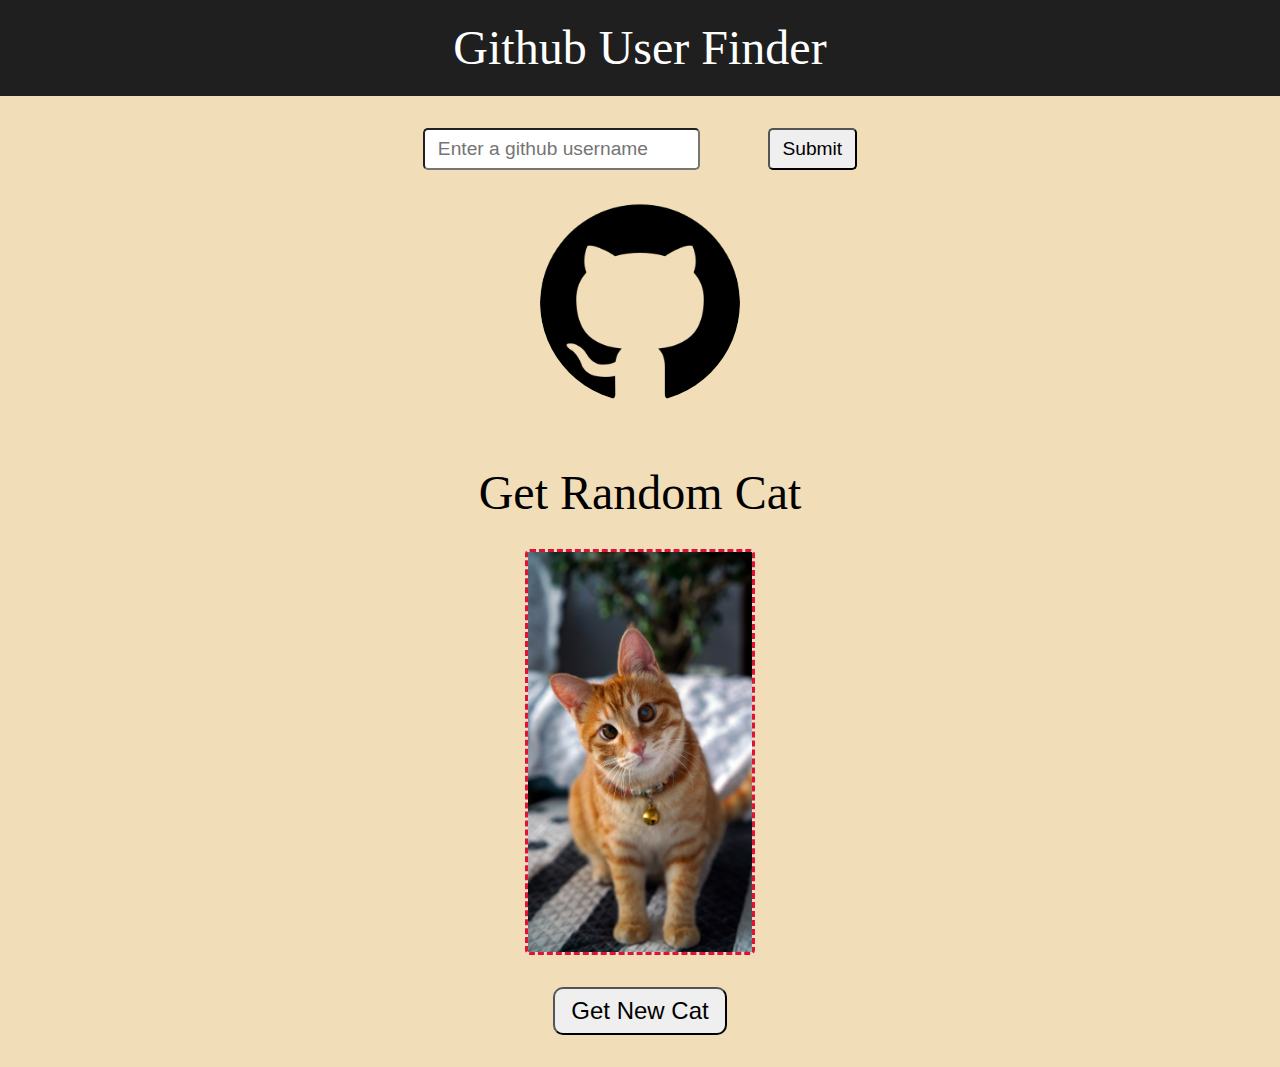
<file: block-BJaajt/code/index.html>
<!DOCTYPE html>
<html lang="en">
  <head>
    <meta charset="UTF-8" />
    <meta http-equiv="X-UA-Compatible" content="IE=edge" />
    <meta name="viewport" content="width=device-width, initial-scale=1.0" />
    <link rel="stylesheet" href="style.css" />
    <title>Github-user</title>
  </head>
  <body>
    <header>
      <h1>Github User Finder</h1>
    </header>
    <main>
      <form>
        <input
          type="search"
          name="search"
          id="gituser"
          placeholder="Enter a github username"
        />
        <input type="submit" value="Submit" />
      </form>
      <div class="user">
        <img class="userImg" src="./img/github-logo.png" alt="github-logo" />
        <h2></h2>
        <p class="username"></p>
        <p class="follow"></p>
        <p class="following"></p>
      </div>
      <h3>Get Random Cat</h3>
      <div class="cat">
        <img class="fitCat" src="./img/cat.jpg" alt="cat" />
      </div>
      <button type="submit">Get New Cat</button>
    </main>
    <script src="./index.js"></script>
  </body>
</html>
</file>
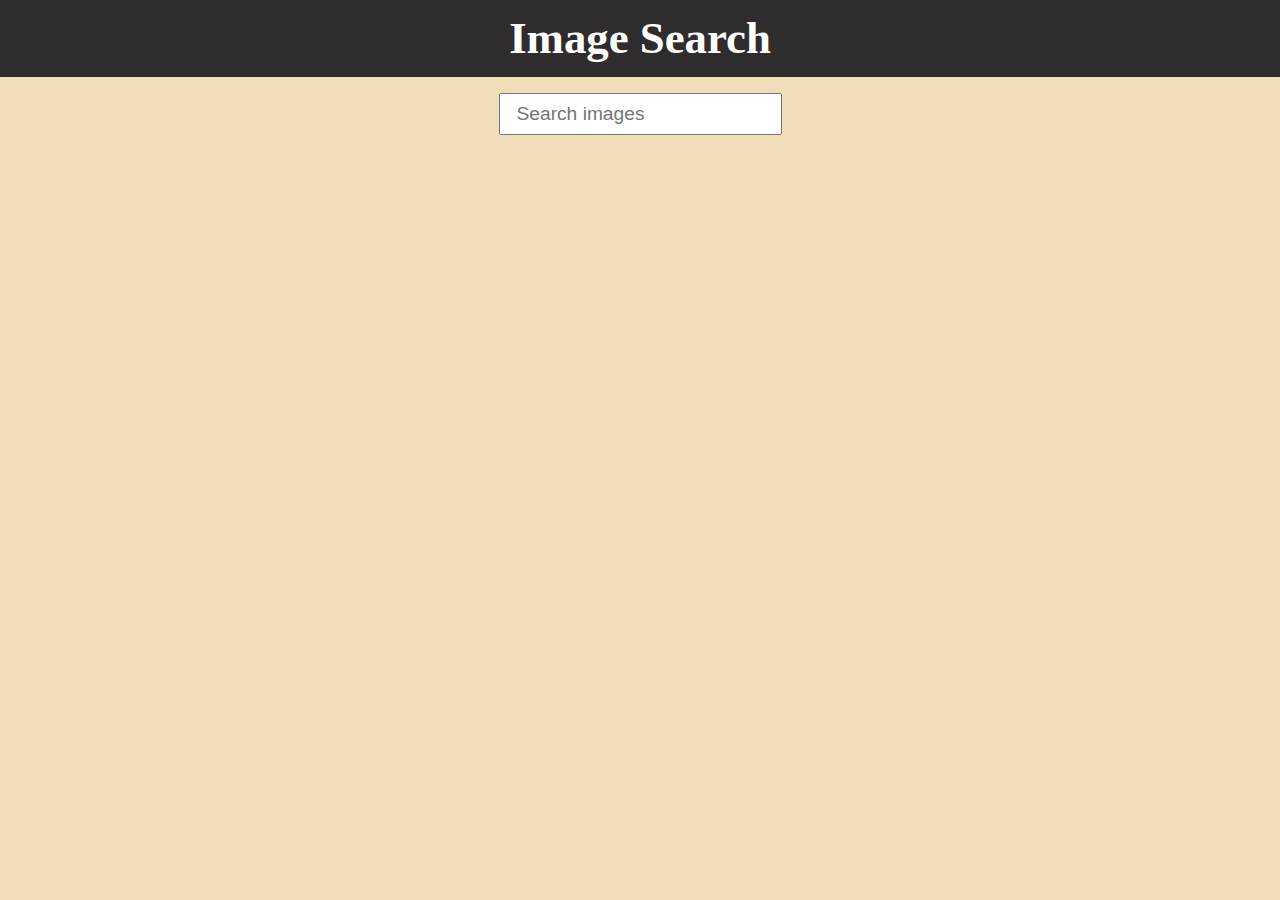
<file: block-BJaaju/code/index.html>
<!DOCTYPE html>
<html lang="en">
  <head>
    <meta charset="UTF-8" />
    <meta http-equiv="X-UA-Compatible" content="IE=edge" />
    <meta name="viewport" content="width=device-width, initial-scale=1.0" />
    <link rel="stylesheet" href="style.css" />
    <title>Image-Search-App</title>
  </head>
  <body>
    <header><h1>Image Search</h1></header>
    <main>
      <input
        type="search"
        name="search"
        id="images"
        placeholder="Search images"
      />
      <div class="container">
        <ul></ul>
      </div>
    </main>
    <script src="./index.js"></script>
  </body>
</html>
</file>
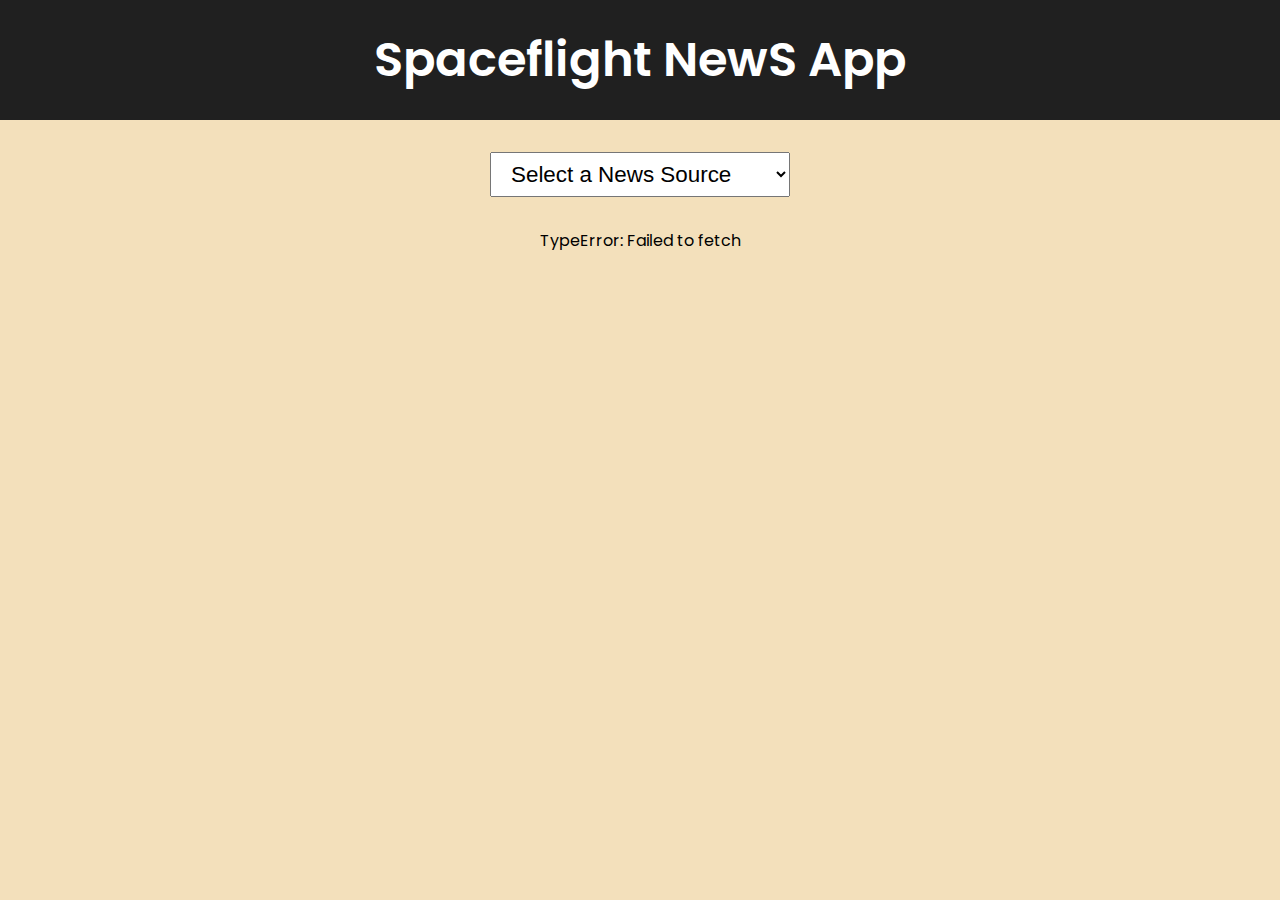
<file: block-BJaajw/code/index.html>
<!DOCTYPE html>
<html lang="en">
  <head>
    <meta charset="UTF-8" />
    <meta http-equiv="X-UA-Compatible" content="IE=edge" />
    <meta name="viewport" content="width=device-width, initial-scale=1.0" />
    <style>
      @import url('https://fonts.googleapis.com/css2?family=Poppins:wght@400;500;600;700;800&display=swap');
    </style>
    <link rel="stylesheet" href="style.css" />
    <title>News-APP-Error</title>
  </head>
  <body>
    <header><h1>Spaceflight NewS App</h1></header>
    <div>
      <select name="catalog" id="catalog">
        <option value="">Select a News Source</option>
      </select>
    </div>
    <main></main>
    <script src="./index.js"></script>
  </body>
</html>
</file>
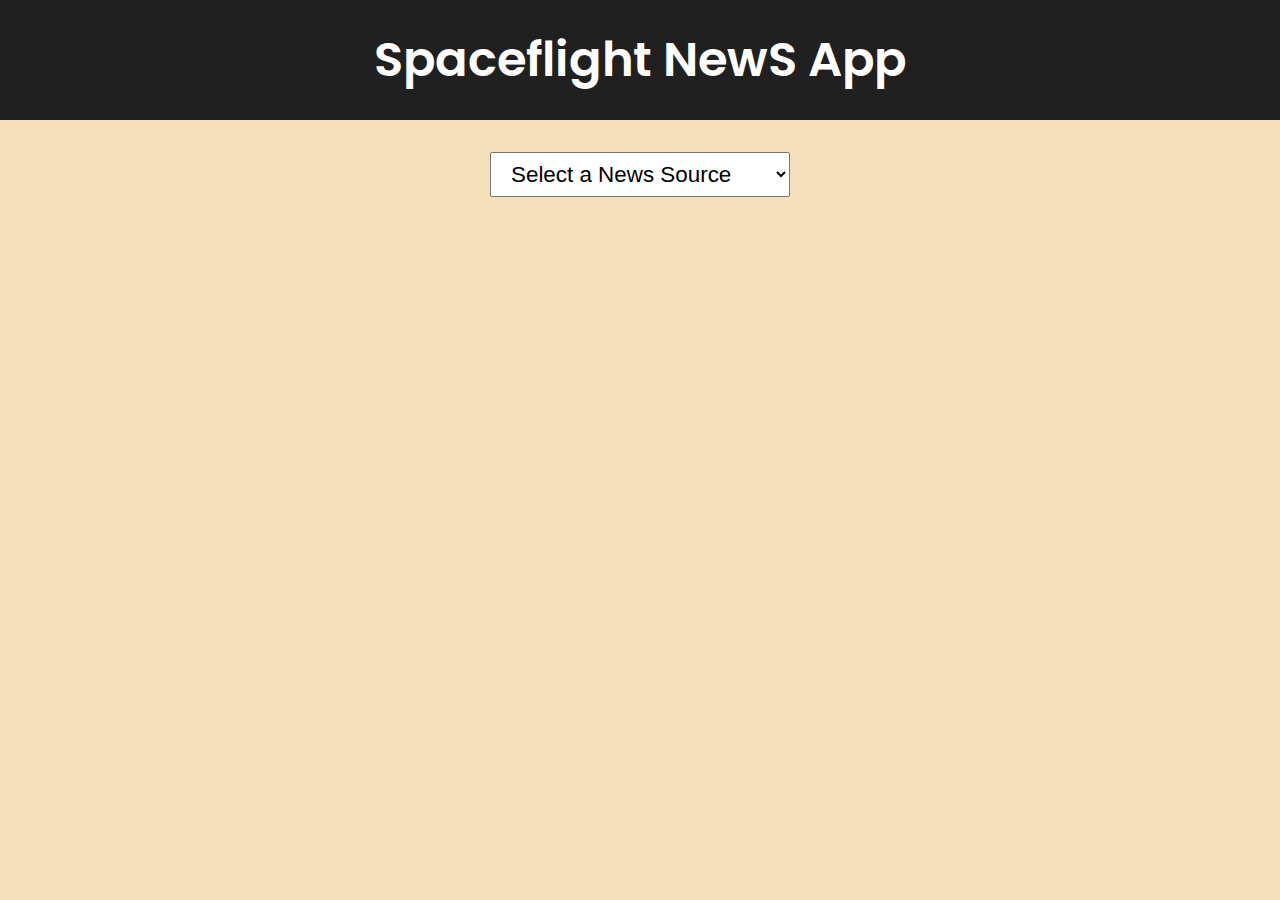
<file: block-BJaake/code/index.html>
<!DOCTYPE html>
<html lang="en">
  <head>
    <meta charset="UTF-8" />
    <meta http-equiv="X-UA-Compatible" content="IE=edge" />
    <meta name="viewport" content="width=device-width, initial-scale=1.0" />
    <style>
      @import url('https://fonts.googleapis.com/css2?family=Poppins:wght@400;500;600;700;800&display=swap');
    </style>
    <link rel="stylesheet" href="style.css" />
    <title>News-APP</title>
  </head>
  <body>
    <header><h1>Spaceflight NewS App</h1></header>
    <div>
      <select name="catalog" id="catalog">
        <option value="">Select a News Source</option>
      </select>
    </div>
    <main></main>
    <script src="./index.js"></script>
  </body>
</html>
</file>
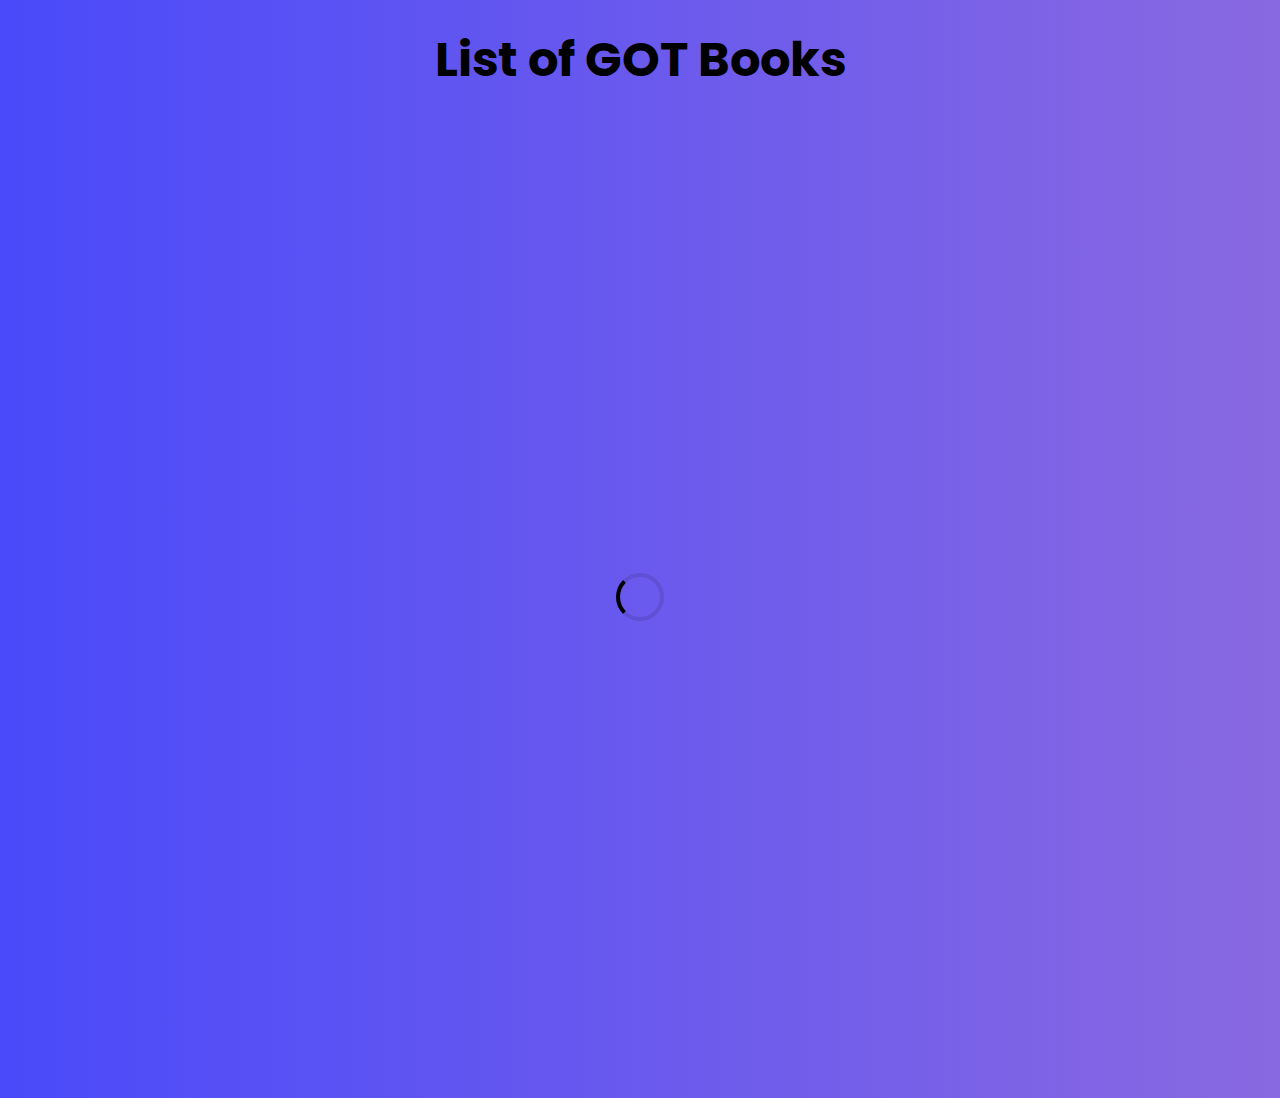
<file: block-BJaakg/code/index.html>
<!DOCTYPE html>
<html lang="en">
  <head>
    <meta charset="UTF-8" />
    <meta http-equiv="X-UA-Compatible" content="IE=edge" />
    <meta name="viewport" content="width=device-width, initial-scale=1.0" />
    <link rel="stylesheet" href="style.css" />
    <style>
      @import url('https://fonts.googleapis.com/css2?family=Poppins:wght@400;500;600;700;800&display=swap');
    </style>
    <title>GOT-Books</title>
  </head>
  <body>
    <header>
      <h1>List of GOT Books</h1>
    </header>
    <ul class="ulChar"></ul>
    <div class="form">
      <span class="close">Close</span>
      <h2>Character List</h2>
      <ul class="list"></ul>
    </div>
    <script src="./index.js"></script>
  </body>
</html>
</file>
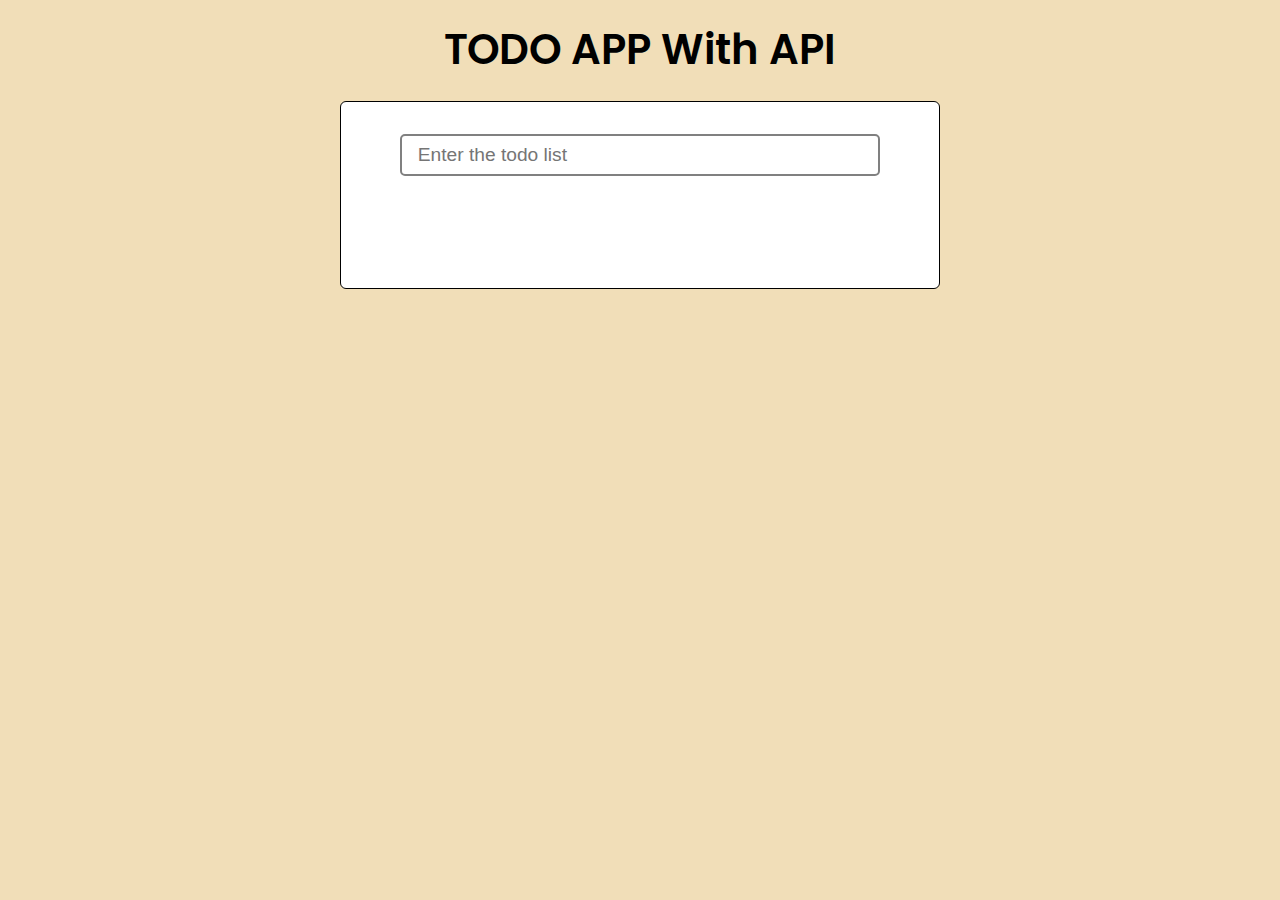
<file: block-BJaakh/code/index.html>
<!DOCTYPE html>
<html lang="en">
  <head>
    <meta charset="UTF-8" />
    <meta http-equiv="X-UA-Compatible" content="IE=edge" />
    <meta name="viewport" content="width=device-width, initial-scale=1.0" />
    <link rel="stylesheet" href="style.css" />
    <style>
      @import url('https://fonts.googleapis.com/css2?family=Poppins:wght@400;500;600;700;800&display=swap');
    </style>
    <title>Document</title>
  </head>
  <body>
    <header><h1>TODO APP With API</h1></header>
    <main>
      <input
        name="todo"
        id="takeInput"
        type="text"
        placeholder="Enter the todo list"
      />
      <ul></ul>
      <!-- <div class="data"></div> -->
    </main>
    <script src="./index.js">
      console.log("helo")
    </script>
  </body>
</html>
</file>
<file: block-BJaajt/code/style.css>
/* http://meyerweb.com/eric/tools/css/reset/ 
   v2.0 | 20110126
   License: none (public domain)
*/

html,
body,
div,
span,
applet,
object,
iframe,
h1,
h2,
h3,
h4,
h5,
h6,
p,
blockquote,
pre,
a,
abbr,
acronym,
address,
big,
cite,
code,
del,
dfn,
em,
img,
ins,
kbd,
q,
s,
samp,
small,
strike,
strong,
sub,
sup,
tt,
var,
b,
u,
i,
center,
dl,
dt,
dd,
ol,
ul,
li,
fieldset,
form,
label,
legend,
table,
caption,
tbody,
tfoot,
thead,
tr,
th,
td,
article,
aside,
canvas,
details,
embed,
figure,
figcaption,
footer,
header,
hgroup,
menu,
nav,
output,
ruby,
section,
summary,
time,
mark,
audio,
video {
  margin: 0;
  padding: 0;
  border: 0;
  font-size: 100%;
  font: inherit;
  vertical-align: baseline;
}
/* HTML5 display-role reset for older browsers */
article,
aside,
details,
figcaption,
figure,
footer,
header,
hgroup,
menu,
nav,
section {
  display: block;
}
body {
  line-height: 1;
}
ol,
ul {
  list-style: none;
}
blockquote,
q {
  quotes: none;
}
blockquote:before,
blockquote:after,
q:before,
q:after {
  content: '';
  content: none;
}
table {
  border-collapse: collapse;
  border-spacing: 0;
}

/* custom css  */

body {
  font-size: 16px;
  background-color: #f1deb8;
  text-align: center;
}

header {
  background-color: rgb(32, 31, 31);
  padding: 1.5rem;
}

.userImg {
  width: 200px;
  height: 200px;
  border-radius: 50%;
}

img {
  width: 100%;
}

.fitCat {
  width: auto;
  height: 400px;
}

h1 {
  color: white;
  font-size: 3rem;
  text-align: center;
  font-weight: 500;
}

input {
  padding: 0.5rem 0.8rem;
  font-size: 1.2rem;
  margin: 2rem;
  border-radius: 5px;
}

h2 {
  font-size: 2rem;
  font-weight: 600;
  padding: 1rem;
}

.username {
  font-size: 1.2rem;
  margin-bottom: 2rem;
}

.follow,
.following {
  font-size: 1.8rem;
  margin: 1rem;
}

h3 {
  font-size: 3rem;
  margin: 2rem;
}

button {
  font-size: 1.5rem;
  padding: 0.5rem 1rem;
  border-radius: 10px;
  margin: 2rem;
}

.cat {
  width: fit-content;
  height: 400px;
  border: 3px dashed crimson;
  text-align: center;
  border-radius: 5px;
  margin: 0 auto;
}
</file>
<file: block-BJaaju/code/style.css>
/* http://meyerweb.com/eric/tools/css/reset/ 
   v2.0 | 20110126
   License: none (public domain)
*/

html,
body,
div,
span,
applet,
object,
iframe,
h1,
h2,
h3,
h4,
h5,
h6,
p,
blockquote,
pre,
a,
abbr,
acronym,
address,
big,
cite,
code,
del,
dfn,
em,
img,
ins,
kbd,
q,
s,
samp,
small,
strike,
strong,
sub,
sup,
tt,
var,
b,
u,
i,
center,
dl,
dt,
dd,
ol,
ul,
li,
fieldset,
form,
label,
legend,
table,
caption,
tbody,
tfoot,
thead,
tr,
th,
td,
article,
aside,
canvas,
details,
embed,
figure,
figcaption,
footer,
header,
hgroup,
menu,
nav,
output,
ruby,
section,
summary,
time,
mark,
audio,
video {
  margin: 0;
  padding: 0;
  border: 0;
  font-size: 100%;
  font: inherit;
  vertical-align: baseline;
}
/* HTML5 display-role reset for older browsers */
article,
aside,
details,
figcaption,
figure,
footer,
header,
hgroup,
menu,
nav,
section {
  display: block;
}
body {
  line-height: 1;
}
ol,
ul {
  list-style: none;
}
blockquote,
q {
  quotes: none;
}
blockquote:before,
blockquote:after,
q:before,
q:after {
  content: '';
  content: none;
}
table {
  border-collapse: collapse;
  border-spacing: 0;
}

/* custom css */

body {
  text-align: center;
  font-size: 16px;
  background-color: #f1deb8;
}
header {
  background-color: rgb(46, 44, 44);
  padding: 1rem;
}

h1 {
  font-size: 2.8rem;
  color: white;
  font-weight: 600;
}

input {
  padding: 0.5rem 1rem;
  margin: 1rem;
  font-size: 1.2rem;
}

.container {
  max-width: 1200px;
  padding: 2rem;
  margin: 2rem;
}

ul li {
  display: inline;
}

img {
  margin: 1rem;
  max-width: 250px;
  max-height: 250px;
}
</file>
<file: block-BJaajw/code/style.css>
/* http://meyerweb.com/eric/tools/css/reset/ 
   v2.0 | 20110126
   License: none (public domain)
*/

html,
body,
div,
span,
applet,
object,
iframe,
h1,
h2,
h3,
h4,
h5,
h6,
p,
blockquote,
pre,
a,
abbr,
acronym,
address,
big,
cite,
code,
del,
dfn,
em,
img,
ins,
kbd,
q,
s,
samp,
small,
strike,
strong,
sub,
sup,
tt,
var,
b,
u,
i,
center,
dl,
dt,
dd,
ol,
ul,
li,
fieldset,
form,
label,
legend,
table,
caption,
tbody,
tfoot,
thead,
tr,
th,
td,
article,
aside,
canvas,
details,
embed,
figure,
figcaption,
footer,
header,
hgroup,
menu,
nav,
output,
ruby,
section,
summary,
time,
mark,
audio,
video {
  margin: 0;
  padding: 0;
  border: 0;
  font-size: 100%;
  font: inherit;
  vertical-align: baseline;
}
/* HTML5 display-role reset for older browsers */
article,
aside,
details,
figcaption,
figure,
footer,
header,
hgroup,
menu,
nav,
section {
  display: block;
}
body {
  line-height: 1;
}
ol,
ul {
  list-style: none;
}
blockquote,
q {
  quotes: none;
}
blockquote:before,
blockquote:after,
q:before,
q:after {
  content: '';
  content: none;
}
table {
  border-collapse: collapse;
  border-spacing: 0;
}

/* Custom CSS */

body {
  font-size: 16px;
  background-color: #f3e0bb;
  text-align: center;
  line-height: 1.5;
  font-family: 'Poppins', sans-serif;
}

header {
  background-color: rgb(32, 32, 32);
  padding: 1.5rem;
}

h1 {
  font-size: 3rem;
  color: white;
  font-weight: 600;
}

#catalog {
  padding: 0.5rem 1rem;
  font-size: 1.4rem;
  margin: 2rem;
  width: 300px;
}

img {
  width: 350px;
  height: 220px;
}

main {
  max-width: 1200px;
  margin: 0 auto;
}

.flex {
  display: flex;
  justify-content: flex-start;
}

span {
  background-color: #367e7f;
  color: white;
  font-size: 1.3rem;
  padding: 0.3rem 1rem;
  border-radius: 20px;
  display: inline-block;
}

h2 {
  font-size: 1.8rem;
  font-weight: 600;
  padding: 1rem 0;
  text-align: start;
}

.title {
  display: flex;
  flex-direction: column;
  justify-content: left;
  align-items: flex-start;
  padding: 0 2rem;
}

button {
  border-radius: 5px;
  border: none;
  background-color: black;
  color: white;
  padding: 0.5rem 1.2rem;
  font-size: 1rem;
  margin-left: 80%;
}

a {
  text-decoration: none;
  font-size: 1.2rem;
}

article {
  padding: 1rem;
  display: flex;
  text-align: left;
  justify-content: flex-start;
  align-items: flex-start;
}

.set {
  padding: 0 1.5rem;
}

img {
  width: 100%;
  width: 350px;
  height: 220px;
  display: flex;
  align-self: flex-start;
}
</file>
<file: block-BJaake/code/style.css>
/* http://meyerweb.com/eric/tools/css/reset/ 
   v2.0 | 20110126
   License: none (public domain)
*/

html,
body,
div,
span,
applet,
object,
iframe,
h1,
h2,
h3,
h4,
h5,
h6,
p,
blockquote,
pre,
a,
abbr,
acronym,
address,
big,
cite,
code,
del,
dfn,
em,
img,
ins,
kbd,
q,
s,
samp,
small,
strike,
strong,
sub,
sup,
tt,
var,
b,
u,
i,
center,
dl,
dt,
dd,
ol,
ul,
li,
fieldset,
form,
label,
legend,
table,
caption,
tbody,
tfoot,
thead,
tr,
th,
td,
article,
aside,
canvas,
details,
embed,
figure,
figcaption,
footer,
header,
hgroup,
menu,
nav,
output,
ruby,
section,
summary,
time,
mark,
audio,
video {
  margin: 0;
  padding: 0;
  border: 0;
  font-size: 100%;
  font: inherit;
  vertical-align: baseline;
}
/* HTML5 display-role reset for older browsers */
article,
aside,
details,
figcaption,
figure,
footer,
header,
hgroup,
menu,
nav,
section {
  display: block;
}
body {
  line-height: 1;
}
ol,
ul {
  list-style: none;
}
blockquote,
q {
  quotes: none;
}
blockquote:before,
blockquote:after,
q:before,
q:after {
  content: '';
  content: none;
}
table {
  border-collapse: collapse;
  border-spacing: 0;
}

/* Custom CSS */

body {
  font-size: 16px;
  background-color: #f3e0bb;
  text-align: center;
  line-height: 1.5;
  font-family: 'Poppins', sans-serif;
}

header {
  background-color: rgb(32, 32, 32);
  padding: 1.5rem;
}

h1 {
  font-size: 3rem;
  color: white;
  font-weight: 600;
}

#catalog {
  padding: 0.5rem 1rem;
  font-size: 1.4rem;
  margin: 2rem;
  width: 300px;
}

img {
  width: 350px;
  height: 220px;
}

main {
  max-width: 1200px;
  margin: 0 auto;
}

.flex {
  display: flex;
  justify-content: flex-start;
}

span {
  background-color: #367e7f;
  color: white;
  font-size: 1.3rem;
  padding: 0.3rem 1rem;
  border-radius: 20px;
  display: inline-block;
}

h2 {
  font-size: 1.8rem;
  font-weight: 600;
  padding: 1rem 0;
  text-align: start;
}

.title {
  display: flex;
  flex-direction: column;
  justify-content: left;
  align-items: flex-start;
  padding: 0 2rem;
}

button {
  border-radius: 5px;
  border: none;
  background-color: black;
  color: white;
  padding: 0.5rem 1.2rem;
  font-size: 1rem;
  margin-left: 80%;
}

a {
  text-decoration: none;
  font-size: 1.2rem;
}

article {
  padding: 1rem;
  display: flex;
  text-align: left;
  justify-content: flex-start;
  align-items: flex-start;
}

.set {
  padding: 0 1.5rem;
}

img {
  width: 100%;
  width: 350px;
  height: 220px;
  display: flex;
  align-self: flex-start;
}
</file>
<file: block-BJaakg/code/style.css>
/* 
http://meyerweb.com/eric/tools/css/reset/ 
   v2.0 | 20110126
   License: none (public domain) */
html,
body,
div,
span,
applet,
object,
iframe,
h1,
h2,
h3,
h4,
h5,
h6,
p,
blockquote,
pre,
a,
abbr,
acronym,
address,
big,
cite,
code,
del,
dfn,
em,
img,
ins,
kbd,
q,
s,
samp,
small,
strike,
strong,
sub,
sup,
tt,
var,
b,
u,
i,
center,
dl,
dt,
dd,
ol,
ul,
li,
fieldset,
form,
label,
legend,
table,
caption,
tbody,
tfoot,
thead,
tr,
th,
td,
article,
aside,
canvas,
details,
embed,
figure,
figcaption,
footer,
header,
hgroup,
menu,
nav,
output,
ruby,
section,
summary,
time,
mark,
audio,
video {
  margin: 0;
  padding: 0;
  border: 0;
  font-size: 100%;
  font: inherit;
  vertical-align: baseline;
}
HTML5 display-role reset for older browsers article,
aside,
details,
figcaption,
figure,
footer,
header,
hgroup,
menu,
nav,
section {
  display: block;
}
body {
  line-height: 1;
}
ol,
ul {
  list-style: none;
}
blockquote,
q {
  quotes: none;
}
blockquote:before,
blockquote:after,
q:before,
q:after {
  content: '';
  content: none;
}
table {
  border-collapse: collapse;
  border-spacing: 0;
}

/* Custom css */

body {
  font-family: 'Poppins', sans-serif;
  background-size: cover;
  line-height: 1.5;
  box-sizing: border-box;
  margin: 0 auto;
  text-align: center;
  font-weight: 600;
  font-size: 16px;
  background: linear-gradient(to left, #8969e1, rgb(74, 74, 250));
}

h1 {
  padding-top: 1.5rem;
  font-size: 3rem;
  text-align: center;
  font-weight: 700;
}

li {
  text-align: center;
  place-items: center;
}

h6 {
  line-height: 1.2;
}

header {
  font-weight: 700;
  font-size: 2rem;
}

.ulChar {
  display: flex;
  margin: 4% 2%;
  justify-content: center;
  flex-wrap: wrap;
}

.flex {
  display: flex;
  justify-content: space-evenly;
  align-items: center;
  flex-direction: column;
}

.mainChar {
  border-radius: 0.3rem;
  width: 320px;
  height: 400px;
  padding: 0.3rem 1.5rem;
  background-color: white;
  border: 2.5px dotted rgb(189, 95, 95);
  line-height: 1;
}

h2 {
  font-weight: 600;
  font-size: 1.8rem;
  padding: 1.2rem;
}

p {
  font-weight: 500;
}

button {
  font-size: 1.1rem;
  border-radius: 1rem;
  background-color: black;
  padding: 0.55rem 1rem;
  border: none;
  cursor: pointer;
}

a {
  text-decoration: none;
  color: white;
}

@keyframes donut-spin {
  0% {
    transform: rotate(0deg);
  }
  100% {
    transform: rotate(360deg);
  }
}

.donut {
  display: inline-block;
  border: 4px solid rgba(0, 0, 0, 0.1);
  border-left-color: black;
  border-radius: 50%;
  width: 40px;
  height: 40px;
  animation: donut-spin 1.2s linear infinite;
}

.spinner {
  width: 100vw;
  height: 100vh;
  display: flex;
  justify-content: center;
  align-items: center;
  text-align: center;
}

.list {
  display: flex;
  flex-direction: column;
  justify-content: space-evenly;
  align-items: flex-start;
}

.form {
  background-color: cadetblue;
  border-radius: 1rem;
  margin: 0.5rem;
  position: absolute;
  padding: 0 8%;
  top: 1rem;
  left: 0.5rem;
  right: 1rem;
  display: none;
}

.close {
  cursor: pointer;
}

span {
  font-size: 1.6rem;
  display: block;
  float: right;
  padding-right: 2rem;
  padding-top: 1rem;
}
span:hover {
  color: white;
}

.charList {
  color: white;
  border: 2px solid rgb(204, 201, 201);
  text-align: left;
  width: 90%;
  padding: 0.5rem 1rem;
  margin-bottom: 0.4rem;
  border-radius: 5px;
}
</file>
<file: block-BJaakh/code/style.css>
/* http://meyerweb.com/eric/tools/css/reset/ 
   v2.0 | 20110126
   License: none (public domain)
*/

html,
body,
div,
span,
applet,
object,
iframe,
h1,
h2,
h3,
h4,
h5,
h6,
p,
blockquote,
pre,
a,
abbr,
acronym,
address,
big,
cite,
code,
del,
dfn,
em,
img,
ins,
kbd,
q,
s,
samp,
small,
strike,
strong,
sub,
sup,
tt,
var,
b,
u,
i,
center,
dl,
dt,
dd,
ol,
ul,
li,
fieldset,
form,
label,
legend,
table,
caption,
tbody,
tfoot,
thead,
tr,
th,
td,
article,
aside,
canvas,
details,
embed,
figure,
figcaption,
footer,
header,
hgroup,
menu,
nav,
output,
ruby,
section,
summary,
time,
mark,
audio,
video {
  margin: 0;
  padding: 0;
  border: 0;
  font-size: 100%;
  font: inherit;
  vertical-align: baseline;
}
/* HTML5 display-role reset for older browsers */
article,
aside,
details,
figcaption,
figure,
footer,
header,
hgroup,
menu,
nav,
section {
  display: block;
}
body {
  line-height: 1;
}
ol,
ul {
  list-style: none;
}
blockquote,
q {
  quotes: none;
}
blockquote:before,
blockquote:after,
q:before,
q:after {
  content: '';
  content: none;
}
table {
  border-collapse: collapse;
  border-spacing: 0;
}

/* custom css */

* {
  box-sizing: border-box;
}

body {
  font-family: 'Poppins', sans-serif;
  font-size: 16px;
  line-height: 1.5;
  text-align: center;
  background-color: #f1deb8;
}

header {
  padding: 1.2rem;
}

h1 {
  font-size: 2.6rem;
  font-weight: 600;
}

main {
  max-width: 600px;
  border: 1px solid;
  padding: 2rem;
  margin: 0 auto;
  border-radius: 6px;
  background-color: white;
}
input {
  border: none;
  font-size: 2rem;
}

input[type='checkbox'] {
  font-size: 2rem;
}

ul {
  padding: 0.5rem 1rem;
  margin: 2rem;
}

li {
  border-bottom: 2px dashed brown;
  display: flex;
  justify-content: flex-start;
  vertical-align: baseline;
  position: relative;
  margin: 1rem;
}

#takeInput {
  width: 90%;
  padding: 0.5rem 1rem;
  border-radius: 5px;
  font-size: 1.2rem;
  border: 2px solid gray;
}

p {
  font-size: 1.5rem;
  font-weight: 600;
}

.container {
  max-width: 400px;
  margin: 2rem auto;
  padding: 1rem;
  display: flex;
  flex-direction: column;
  gap: 1rem;
  background-color: white;
}

.flex {
  display: flex;
  justify-content: space-between;
}

input[type='checkbox'] {
  margin: 1rem;
}

span {
  position: absolute;
  right: 0;
  display: block;
  justify-content: flex-end;
  color: red;
  font-size: 1.5rem;
  font-weight: 700;
  cursor: pointer;
}

span:hover {
  color: blue;
}
</file>
